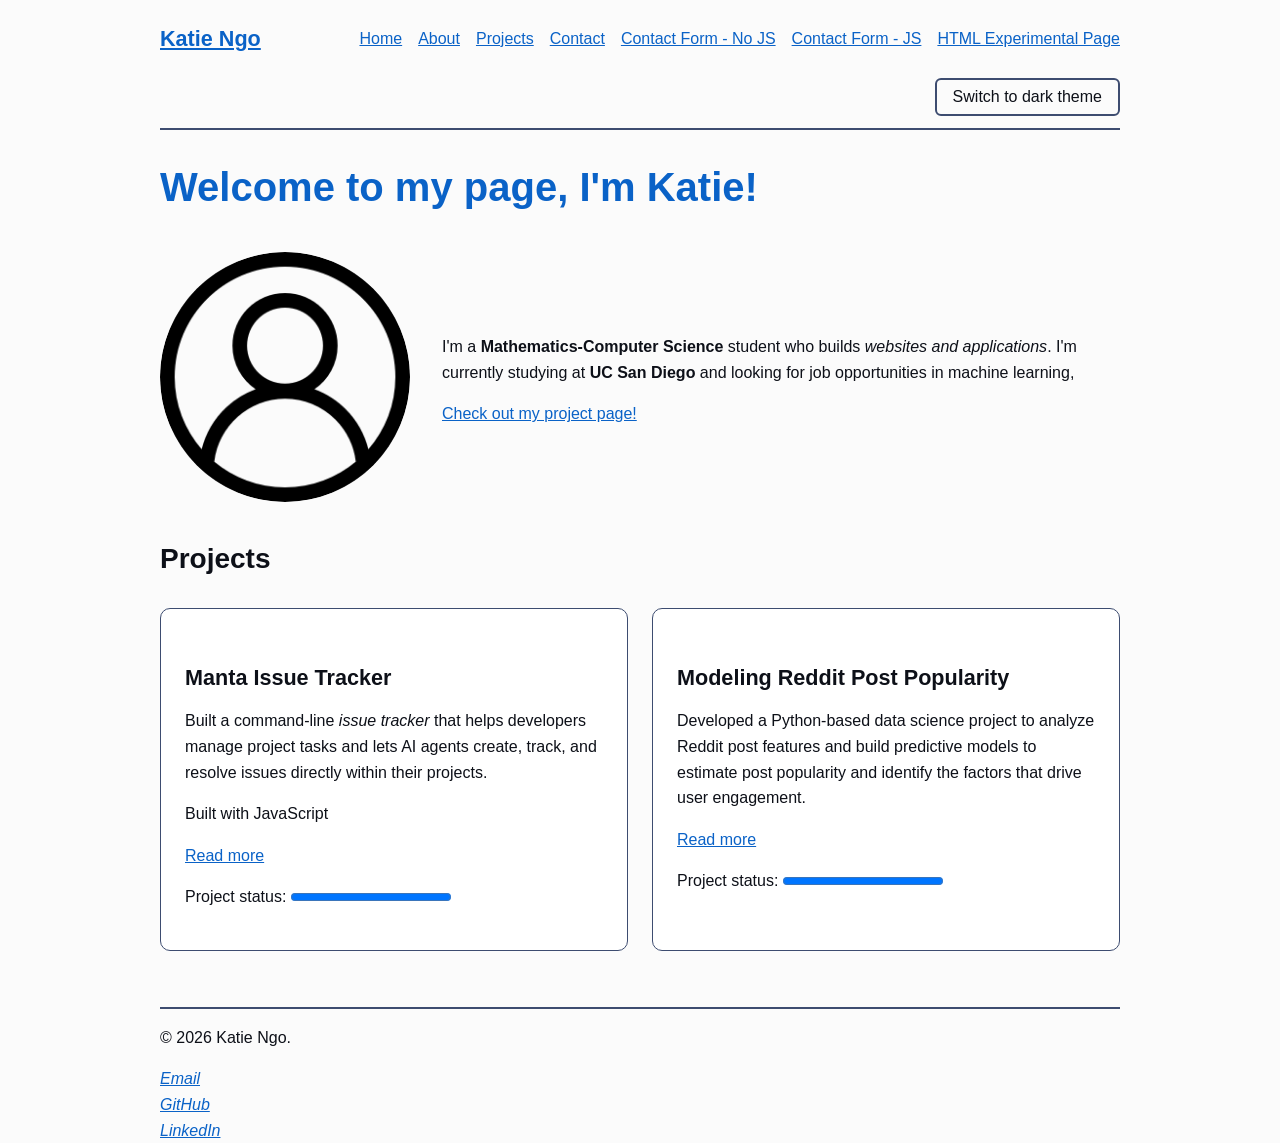
<file: index.html>
<!DOCTYPE html>
<html lang="en">
<head>
   <meta charset="UTF-8">
   <meta name="viewport" content="width=device-width, initial-scale=1.0">
   <title>Katie Ngo's Portfolio</title>
   <link rel="icon" href="images/user-icon.png">
   <link rel="stylesheet" href="styles.css">
   <script src="theme.js"></script>
</head>
<body>
  <header>
    <p><a href="index.html">Katie Ngo</a></p>
    <nav>
      <ul>
        <li><a href="index.html">Home</a></li>
        <li><a href="about.html">About</a></li>
        <li><a href="projects.html">Projects</a></li>
        <li><a href="contact.html">Contact</a></li>
        <li><a href="form-no-js.html">Contact Form - No JS</a></li>
        <li><a href="form-with-js.html">Contact Form - JS</a></li>
        <li><a href="experiments.html">HTML Experimental Page</a></li>
      </ul>
    </nav>
    <button type="button" id="theme-toggle" class="theme-toggle" hidden>Switch to dark theme</button>
  </header>

  <main>
    <section class="hero">
      <h1 id="intro-title">Welcome to my page, I'm Katie!</h1>
      <picture>
        <source media="(min-width: 700px)" srcset="images/profile.png">
        <img src="images/profile.png" alt="Portrait of Katie Ngo" width="250" height="250">
      </picture>
      <div class="intro-text">
      <p>
        I'm a <strong>Mathematics-Computer Science</strong> student who builds
        <em>websites and applications</em>. I'm currently studying at <b>UC San Diego</b> and looking for job opportunities in machine learning, 
      </p>
      <p>
        <a href="projects.html">Check out my project page!</a>
      </p>
      </div>
    </section>

    <section class="card-grid">
      <h2>Projects</h2>
      <project-card>
        <h3>Manta Issue Tracker</h3>
        <p>Built a command-line <i>issue tracker</i> that helps developers manage project tasks and lets AI agents create, track, and resolve issues directly within their projects.</p>
         <p>Built with <span class="tech-stack">JavaScript</span></p>
        <p><a href="projects.html#project-one">Read more</a></p>
        <p>
          <label for="p1-progress">Project status:</label>
          <progress id="p1-progress" max="100" value="100">100% complete</progress>
        </p>
      </project-card>

      <project-card>
        <h3>Modeling Reddit Post Popularity</h3>
        <p>Developed a Python-based data science project to analyze Reddit post features and build predictive models to estimate post popularity and identify the factors that drive user engagement.</p>
        <p><a href="projects.html#project-two">Read more</a></p>
        <p>
          <label for="p2-progress">Project status:</label>
          <progress id="p2-progress" max="100" value="100">100% complete</progress>
        </p>
      </project-card>
    </section>

    <hello-world></hello-world>
    <noscript>
      <p>JavaScript is currently turned off.</p>
    </noscript>

    <script src="hello-world.js" defer></script>

  </main>

  <footer>
    <p>&copy; 2026 Katie Ngo.</p>
    <address>
      <a href="mailto:katieeengooo@gmail.com">Email</a><br>
      <a href="https://github.com/kttngo">GitHub</a><br>
      <a href="https://www.linkedin.com/in/katieengo">LinkedIn</a>
    </address>
  </footer>
</body>
</html>
</file>
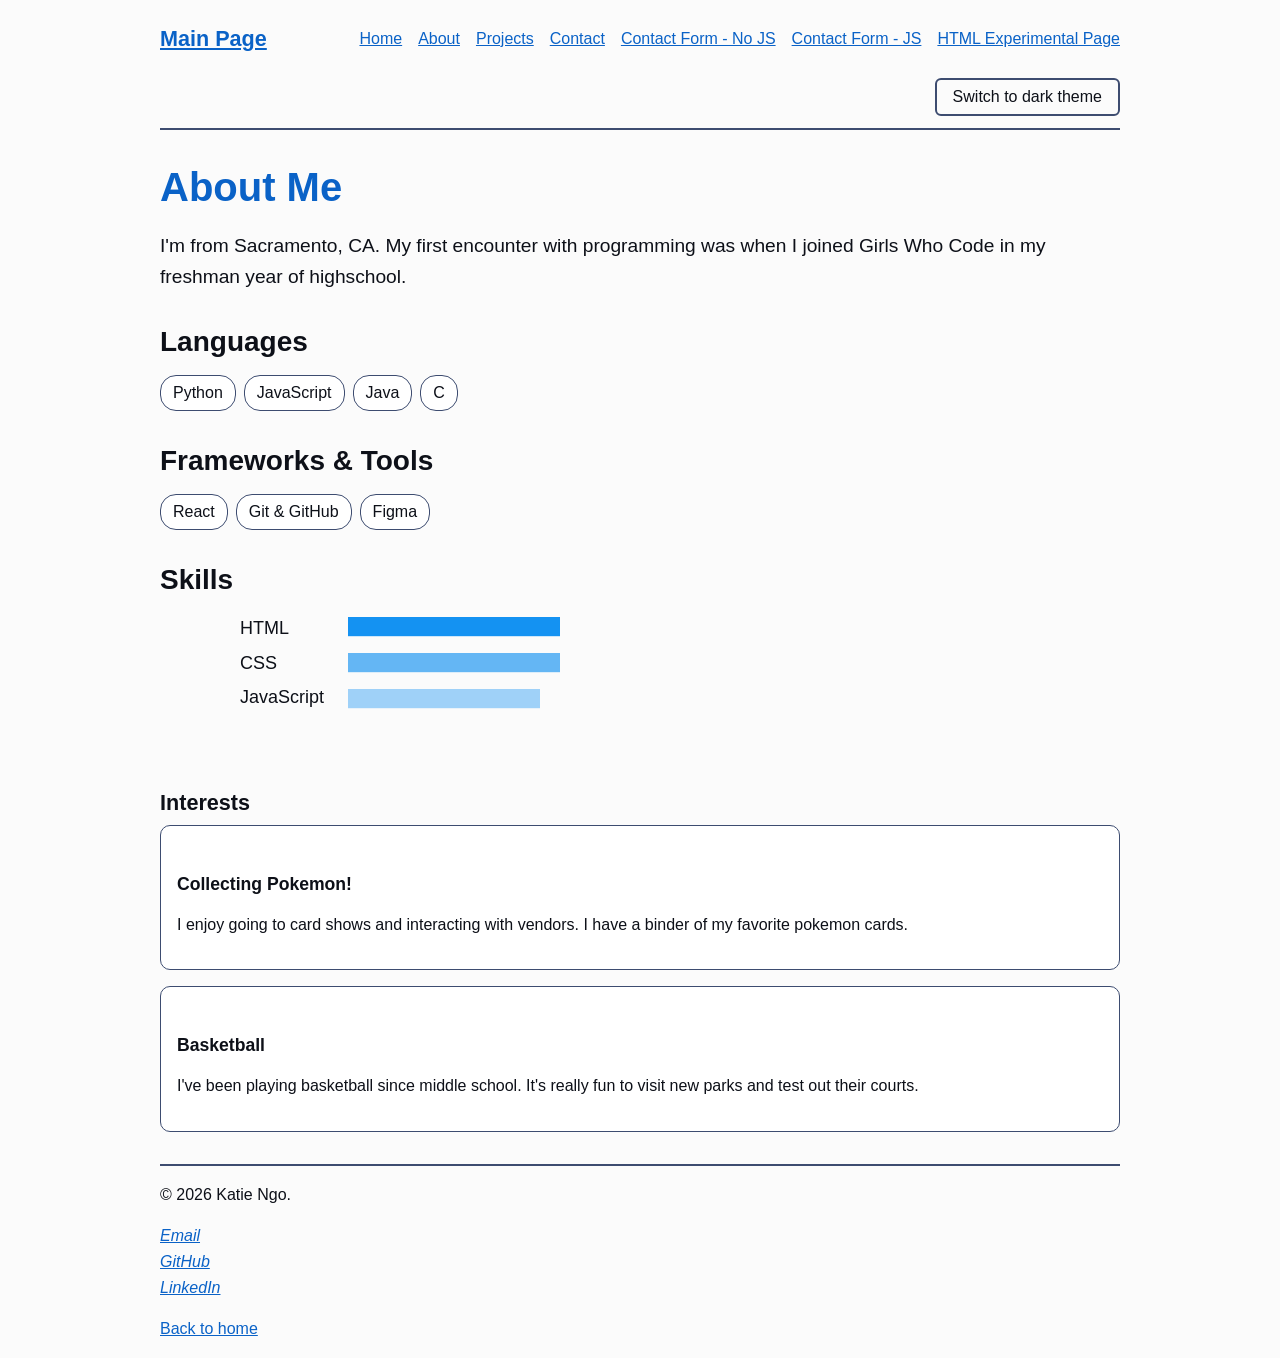
<file: about.html>
<!DOCTYPE html>
<html lang="en">
<head>
   <meta charset="UTF-8">
   <meta name="viewport" content="width=device-width, initial-scale=1.0">
   <meta name="description" content="Background, skills, and experience.">
   <title>About</title>
   <link rel="icon" href="images/user-icon.png">
   <link rel="stylesheet" href="styles.css">
   <script src="theme.js"></script>
</head>
<body>
	<header>
		<p><a href="index.html">Main Page</a></p>
	<nav>
      <ul>
        <li><a href="index.html">Home</a></li>
        <li><a href="about.html">About</a></li>
        <li><a href="projects.html">Projects</a></li>
        <li><a href="contact.html">Contact</a></li>
        <li><a href="form-no-js.html">Contact Form - No JS</a></li>
        <li><a href="form-with-js.html">Contact Form - JS</a></li>
		  <li><a href="experiments.html">HTML Experimental Page</a></li>
      </ul>
    </nav>
    <button type="button" id="theme-toggle" class="theme-toggle" hidden>Switch to dark theme</button>
    </header>
    <main>
        <h1>About Me</h1>
			<p>I'm from Sacramento, CA. My first encounter with programming was when I joined Girls Who Code in my freshman year of highschool.</p>

    <section>
		<h2>Languages</h2>
      <ul class="tags">
        <li>Python</li>
        <li>JavaScript</li>
        <li>Java</li>
		  <li>C</li>
      </ul>

      <h2>Frameworks & Tools</h2>
      <ul class="tags">
		  <li>React</li>
        <li>Git & GitHub</li>
        <li>Figma</li>
      </ul>

      <h2>Skills</h2>

      <svg class="skills-chart" width="400" height="120" viewBox="0 0 200 100" role="img">
        <title>Bar chart of my experience with HTML, CSS, and JS.</title>
        <text x="0" y="24" font-family="sans-serif" font-size="15">HTML</text>
        <rect x="90" y="10" width="200" height="16" fill="#1492f2"/>
        <text x="0" y="53" font-family="sans-serif" font-size="15">CSS</text>
        <rect x="90" y="40" width="190" height="16" fill="#1492f2" opacity="0.65"/>
        <text x="0" y="82" font-family="sans-serif" font-size="15">JavaScript</text>
        <rect x="90" y="70" width="160" height="16" fill="#1492f2" opacity="0.4"/>
      </svg>
    </section>

    <section>
		<br>
      <h3>Interests</h3>
      <article>
        <h4>Collecting Pokemon!</h4>
        <p>I enjoy going to card shows and interacting with vendors. I have a binder of my favorite pokemon cards.</p>
      </article>
      <article>
        <h4>Basketball</h4>
        <p>I've been playing basketball since middle school. It's really fun to visit new parks and test out their courts.</p>
      </article>
    </section>

	 <hello-world></hello-world>
  </main>

  <footer>
    <p>&copy; 2026 Katie Ngo.</p>
    <address>
      <a href="mailto:katieeengooo@gmail.com">Email</a><br>
      <a href="https://github.com/kttngo">GitHub</a><br>
      <a href="https://www.linkedin.com/in/katieengo">LinkedIn</a>
    </address>
    <p><a href="index.html">Back to home</a></p>
  </footer>
</body>
</html>
</file>
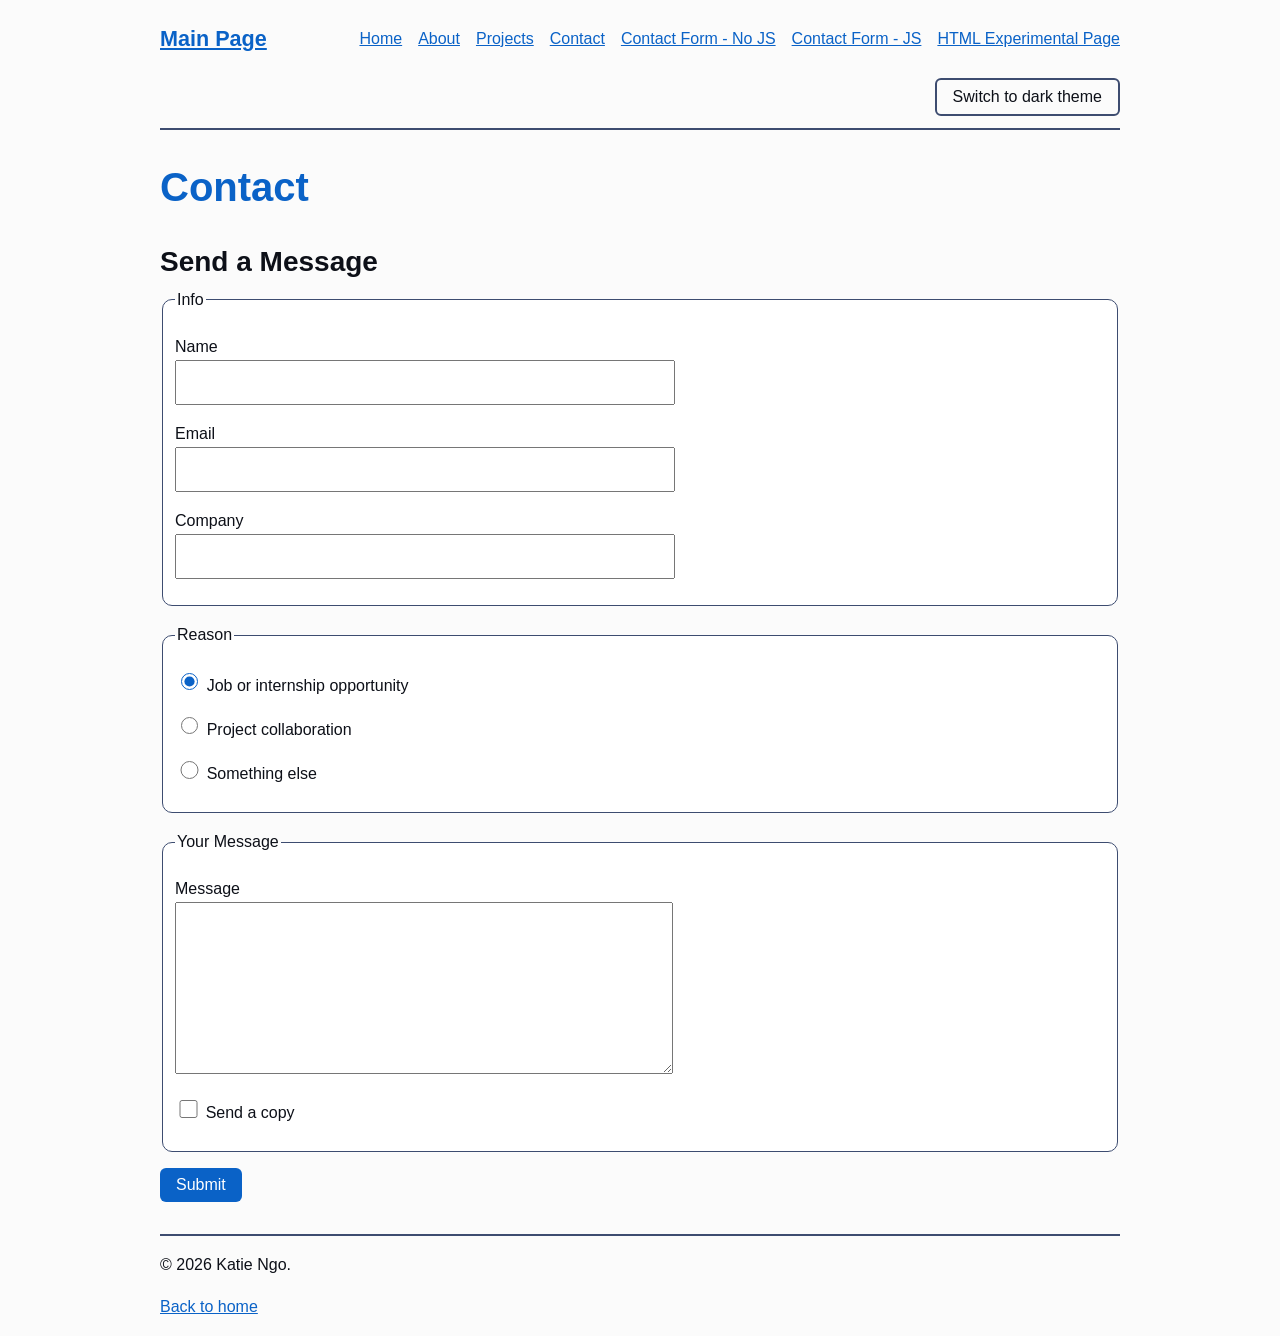
<file: contact.html>
<!DOCTYPE html>
<html lang="en">
<head>
  <meta charset="UTF-8">
  <meta name="viewport" content="width=device-width, initial-scale=1">
  <meta name="description" content="Contact me if you have any questions">
  <title>Contact</title>
  <link rel="icon" href="images/user-icon.png">
  <link rel="stylesheet" href="styles.css">
  <script src="theme.js"></script>
</head>
<body>
  <header>
    <p><a href="index.html">Main Page</a></p>
    <nav>
      <ul>
        <li><a href="index.html">Home</a></li>
        <li><a href="about.html">About</a></li>
        <li><a href="projects.html">Projects</a></li>
        <li><a href="contact.html">Contact</a></li>
        <li><a href="form-no-js.html">Contact Form - No JS</a></li>
        <li><a href="form-with-js.html">Contact Form - JS</a></li>
        <li><a href="experiments.html">HTML Experimental Page</a></li>
      </ul>
    </nav>
    <button type="button" id="theme-toggle" class="theme-toggle" hidden>Switch to dark theme</button>
  </header>

  <main>
    <h1>Contact</h1>

    <section>
      <h2>Send a Message</h2>
      <form>
        <fieldset>
          <legend>Info</legend>
          <p>
            <label for="name">Name</label><br>
            <input type="text" id="name" name="name" autocomplete="name" required>
          </p>
          <p>
            <label for="email">Email</label><br>
            <input type="email" id="email" name="email" autocomplete="email" required>
          </p>
          <p>
            <label for="company">Company</label><br>
            <input type="text" id="company" name="company" autocomplete="organization">
          </p>
        </fieldset>

        <fieldset>
          <legend>Reason</legend>
          <p>
            <input type="radio" id="reason-job" name="reason" value="job" checked>
            <label for="reason-job">Job or internship opportunity</label>
          </p>
          <p>
            <input type="radio" id="reason-collab" name="reason" value="collaboration">
            <label for="reason-collab">Project collaboration</label>
          </p>
          <p>
            <input type="radio" id="reason-other" name="reason" value="other">
            <label for="reason-other">Something else</label>
          </p>
        </fieldset>

        <fieldset>
          <legend>Your Message</legend>
          <p>
            <label for="message">Message</label><br>
            <textarea id="message" name="message" rows="6" cols="40" required></textarea>
          </p>
          <p>
            <input type="checkbox" id="copy" name="copy" value="yes">
            <label for="copy">Send a copy</label>
          </p>
        </fieldset>

        <p><button type="submit">Submit</button></p>
      </form>
    </section>
    <hello-world></hello-world>
  </main>

  <footer>
    <p>&copy; 2026 Katie Ngo.</p>
    <p><a href="index.html">Back to home</a></p>
  </footer>
</body>
</html>
</file>
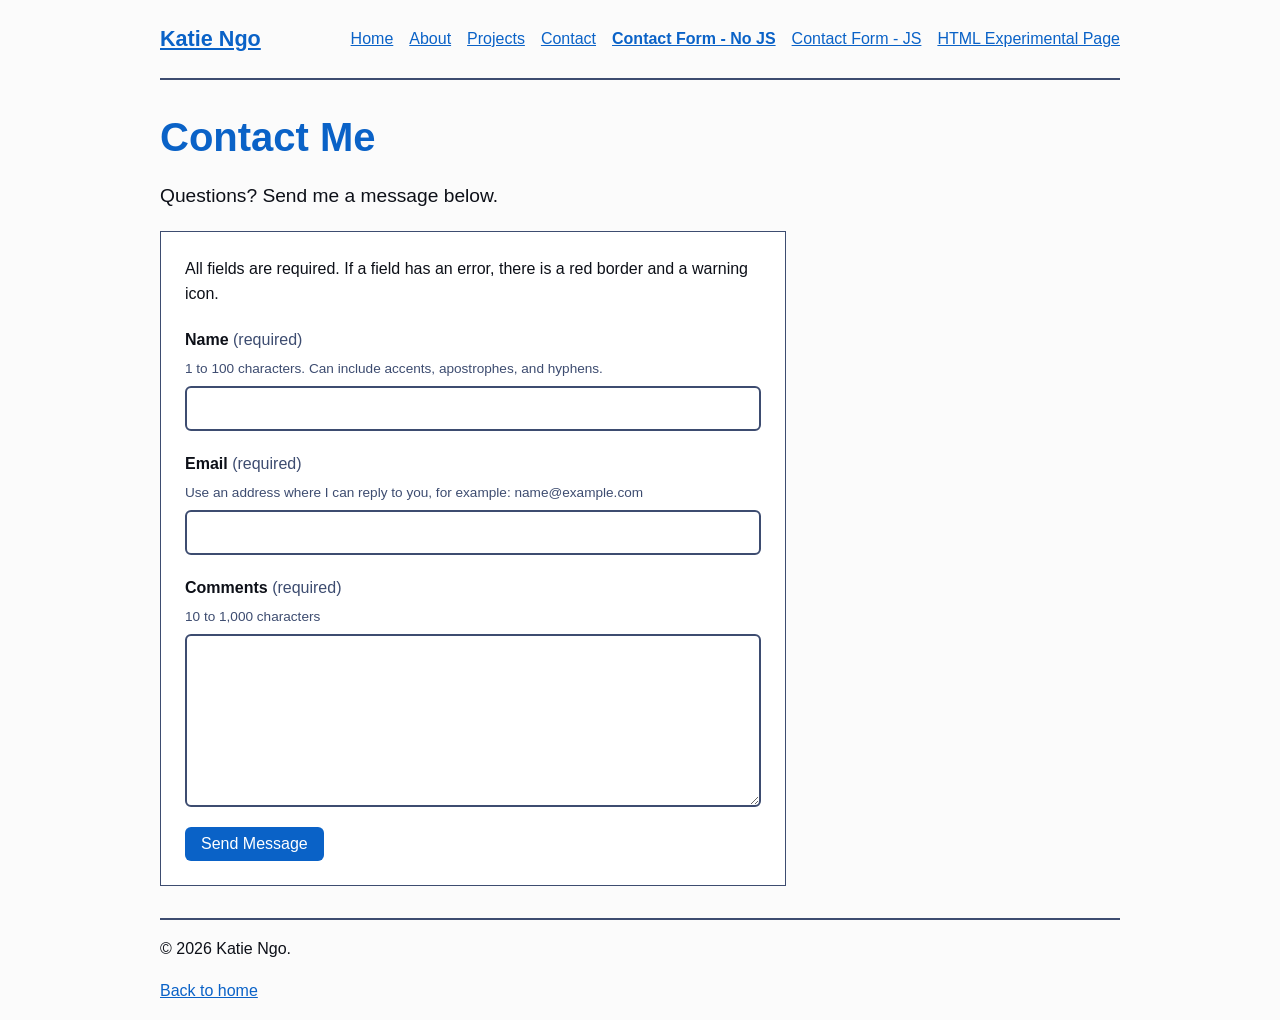
<file: form-no-js.html>
<!DOCTYPE html>
<html lang="en">
<head>
    <meta charset="UTF-8">
    <meta name="viewport" content="width=device-width, initial-scale=1.0">
    <meta name="description" content="Contact Form for Katie Ngo that does not use JS">
    <title>Contact Form</title>
    <link rel="icon" href="images/user-icon.png">
    <link rel="stylesheet" href="styles.css">
</head>
<body>
    <header>
        <p><a href="index.html">Katie Ngo</a></p>
        <nav>
            <ul>
                <li><a href="index.html">Home</a></li>
                <li><a href="about.html">About</a></li>
                <li><a href="projects.html">Projects</a></li>
                <li><a href="contact.html">Contact</a></li>
                <li><a href="form-no-js.html" aria-current="page">Contact Form - No JS</a></li>
                <li><a href="form-with-js.html">Contact Form - JS</a></li>
                <li><a href="experiments.html">HTML Experimental Page</a></li>
            </ul>
        </nav>
    </header>
    
    <main>
        <h1>Contact Me</h1>
        <p>Questions? Send me a message below.</p>

        <form class="contact-form" action="https://httpbin.org/post" method="post">
            <p class="form-instructions">All fields are required. If a field has an error, there is a red border and a warning icon.</p>
            <div class="form-field">
                <label for="name">Name <span class="required-marker">(required)</span></label>
                <p id="name-hint" class="form-hint">1 to 100 characters. Can include accents, apostrophes, and hyphens.</p>
                <input type="text" id="name" name="name" autocomplete="name" aria-describedby="name-hint" required minlength="1" maxlength="100">
            </div>

            <div class="form-field">
                <label for="email">Email <span class="required-marker">(required)</span></label>
                <p id="email-hint" class="form-hint">Use an address where I can reply to you, for example: name@example.com</p>
                <input type="email" id="email" name="email" autocomplete="email" aria-describedby="email-hint" required>
            </div>

            <div class="form-field">
                <label for="comments">Comments <span class="required-marker">(required)</span></label>
                <p id="comments-hint" class="form-hint">10 to 1,000 characters</p>
                <textarea id="comments" name="comments" rows="6" aria-describedby="comments-hint" required minlength="10" maxlength="1000"></textarea>
            </div>

            <input type="hidden" name="possible_bot" value="true">

            <div>
                <button type="submit">Send Message</button>
            </div>
        </form>
    </main>

    <footer>
        <p>&copy; 2026 Katie Ngo.</p>
        <p><a href="index.html">Back to home</a></p>
    </footer>
</body>
</html>
</file>
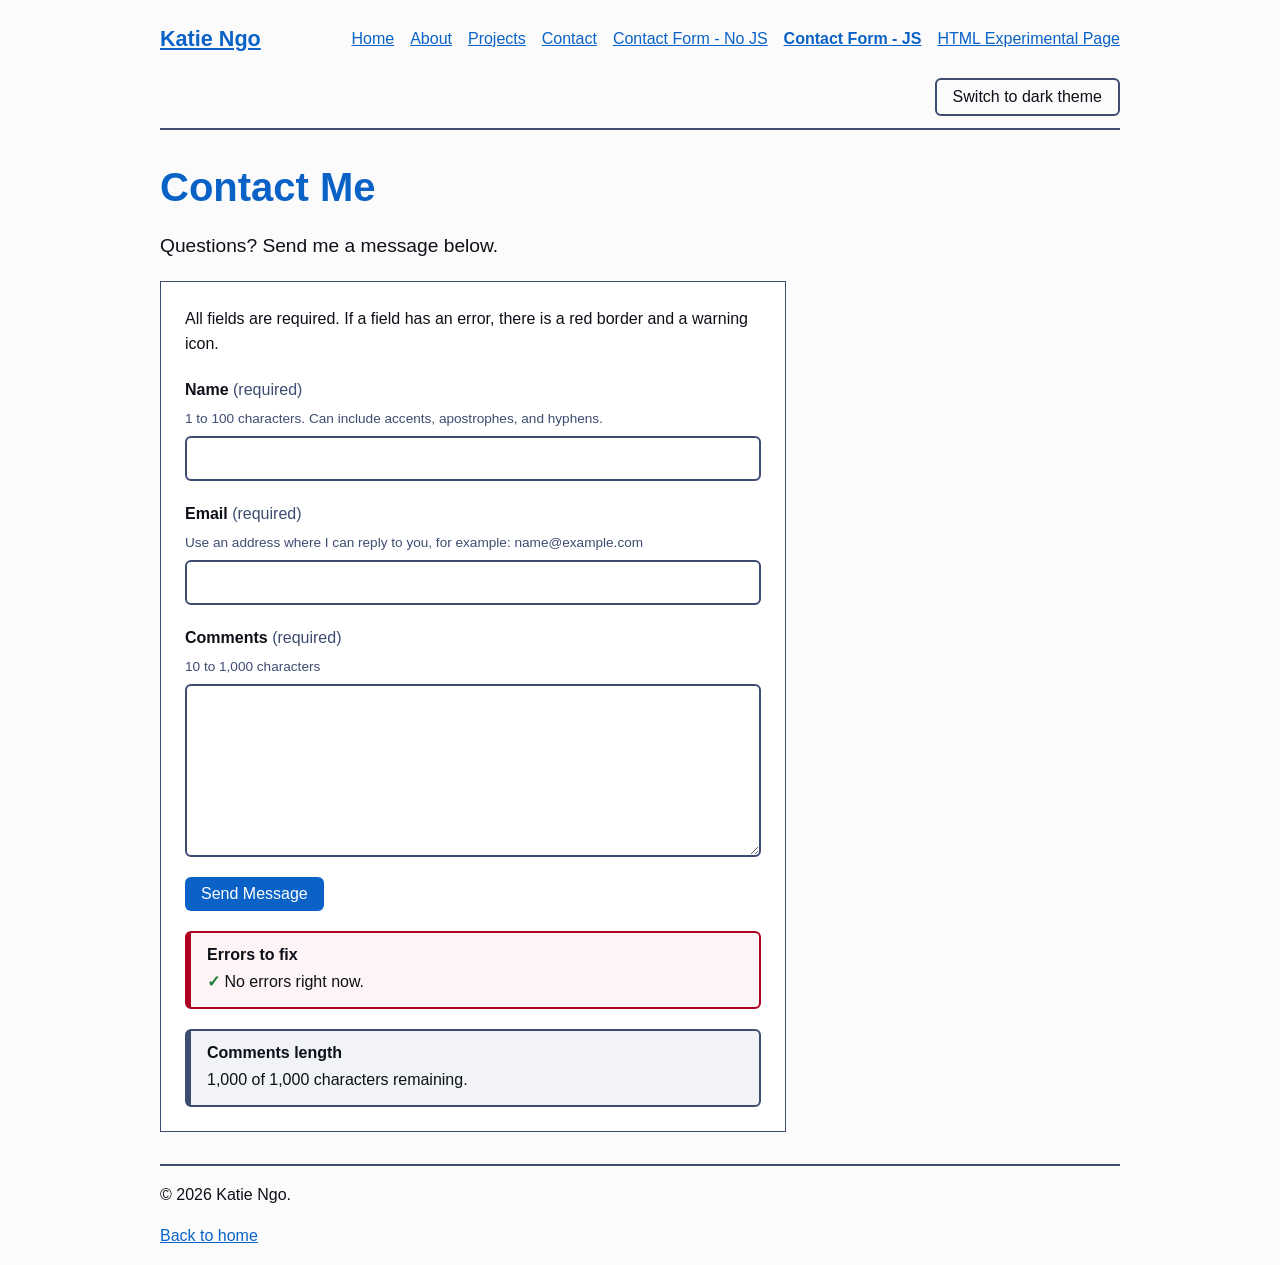
<file: form-with-js.html>
<!DOCTYPE html>
<html lang="en">
<head>
    <meta charset="UTF-8">
    <meta name="viewport" content="width=device-width, initial-scale=1.0">
    <meta name="description" content="Contact Form for Katie Ngo that uses JS">
    <title>Contact Form</title>
    <link rel="icon" href="images/user-icon.png">
    <link rel="stylesheet" href="styles.css">
    <script src="form.js" defer></script>
    <script src="theme.js"></script>
</head>
<body>
    <header>
        <p><a href="index.html">Katie Ngo</a></p>
        <nav>
            <ul>
                <li><a href="index.html">Home</a></li>
                <li><a href="about.html">About</a></li>
                <li><a href="projects.html">Projects</a></li>
                <li><a href="contact.html">Contact</a></li>
                <li><a href="form-no-js.html">Contact Form - No JS</a></li>
                <li><a href="form-with-js.html" aria-current="page">Contact Form - JS</a></li>
                <li><a href="experiments.html">HTML Experimental Page</a></li>
            </ul>
        </nav>
        <button type="button" id="theme-toggle" class="theme-toggle" hidden>Switch to dark theme</button>
    </header>
    
    <main>
        <h1>Contact Me</h1>
        <p>Questions? Send me a message below.</p>

        <form id="contact-form" class="contact-form" action="https://httpbin.org/post" method="post">
            <p class="form-instructions">All fields are required. If a field has an error, there is a red border and a warning icon.</p>
            <div class="form-field">
                <label for="name">Name <span class="required-marker">(required)</span></label>
                <p id="name-hint" class="form-hint">1 to 100 characters. Can include accents, apostrophes, and hyphens.</p>
                <input type="text" id="name" name="name" autocomplete="name" aria-describedby="name-hint" required minlength="1" maxlength="100">
            </div>

            <div class="form-field">
                <label for="email">Email <span class="required-marker">(required)</span></label>
                <p id="email-hint" class="form-hint">Use an address where I can reply to you, for example: name@example.com</p>
                <input type="email" id="email" name="email" autocomplete="email" aria-describedby="email-hint" required>
            </div>

            <div class="form-field">
                <label for="comments">Comments <span class="required-marker">(required)</span></label>
                <p id="comments-hint" class="form-hint">10 to 1,000 characters</p>
                <textarea id="comments" name="comments" rows="6" aria-describedby="comments-hint" required minlength="10" maxlength="1000"></textarea>
            </div>

            <input type="hidden" name="possible_bot" value="true">

            <input type="hidden" id="form-errors-field" name="form-errors" value="">

            <div>
                <button type="submit">Send Message</button>
            </div>

            <section id="error-area" class="form-message error-message" aria-labelledby="error-title" hidden>
                <h2 id="error-title" class="form-message-title">Errors to fix</h2>
                <div aria-live="polite">
                    <p id="no-errors" class="no-errors">No errors right now.</p>
                    <p id="name-error" class="field-error" hidden></p>
                    <p id="email-error" class="field-error" hidden></p>
                    <p id="comments-error" class="field-error" hidden></p>
                </div>
            </section>

            <section id="info-area" class="form-message info-message" aria-labelledby="info-title" data-state="ok" hidden>
                <h2 id="info-title" class="form-message-title">Comments length</h2>
                <p id="char-count">1,000 of 1,000 characters remaining.</p>
                <p id="char-warning" class="char-warning" aria-live="polite"></p>
            </section>
        </form>
    </main>

    <footer>
        <p>&copy; 2026 Katie Ngo.</p>
        <p><a href="index.html">Back to home</a></p>
    </footer>
</body>
</html>
</file>
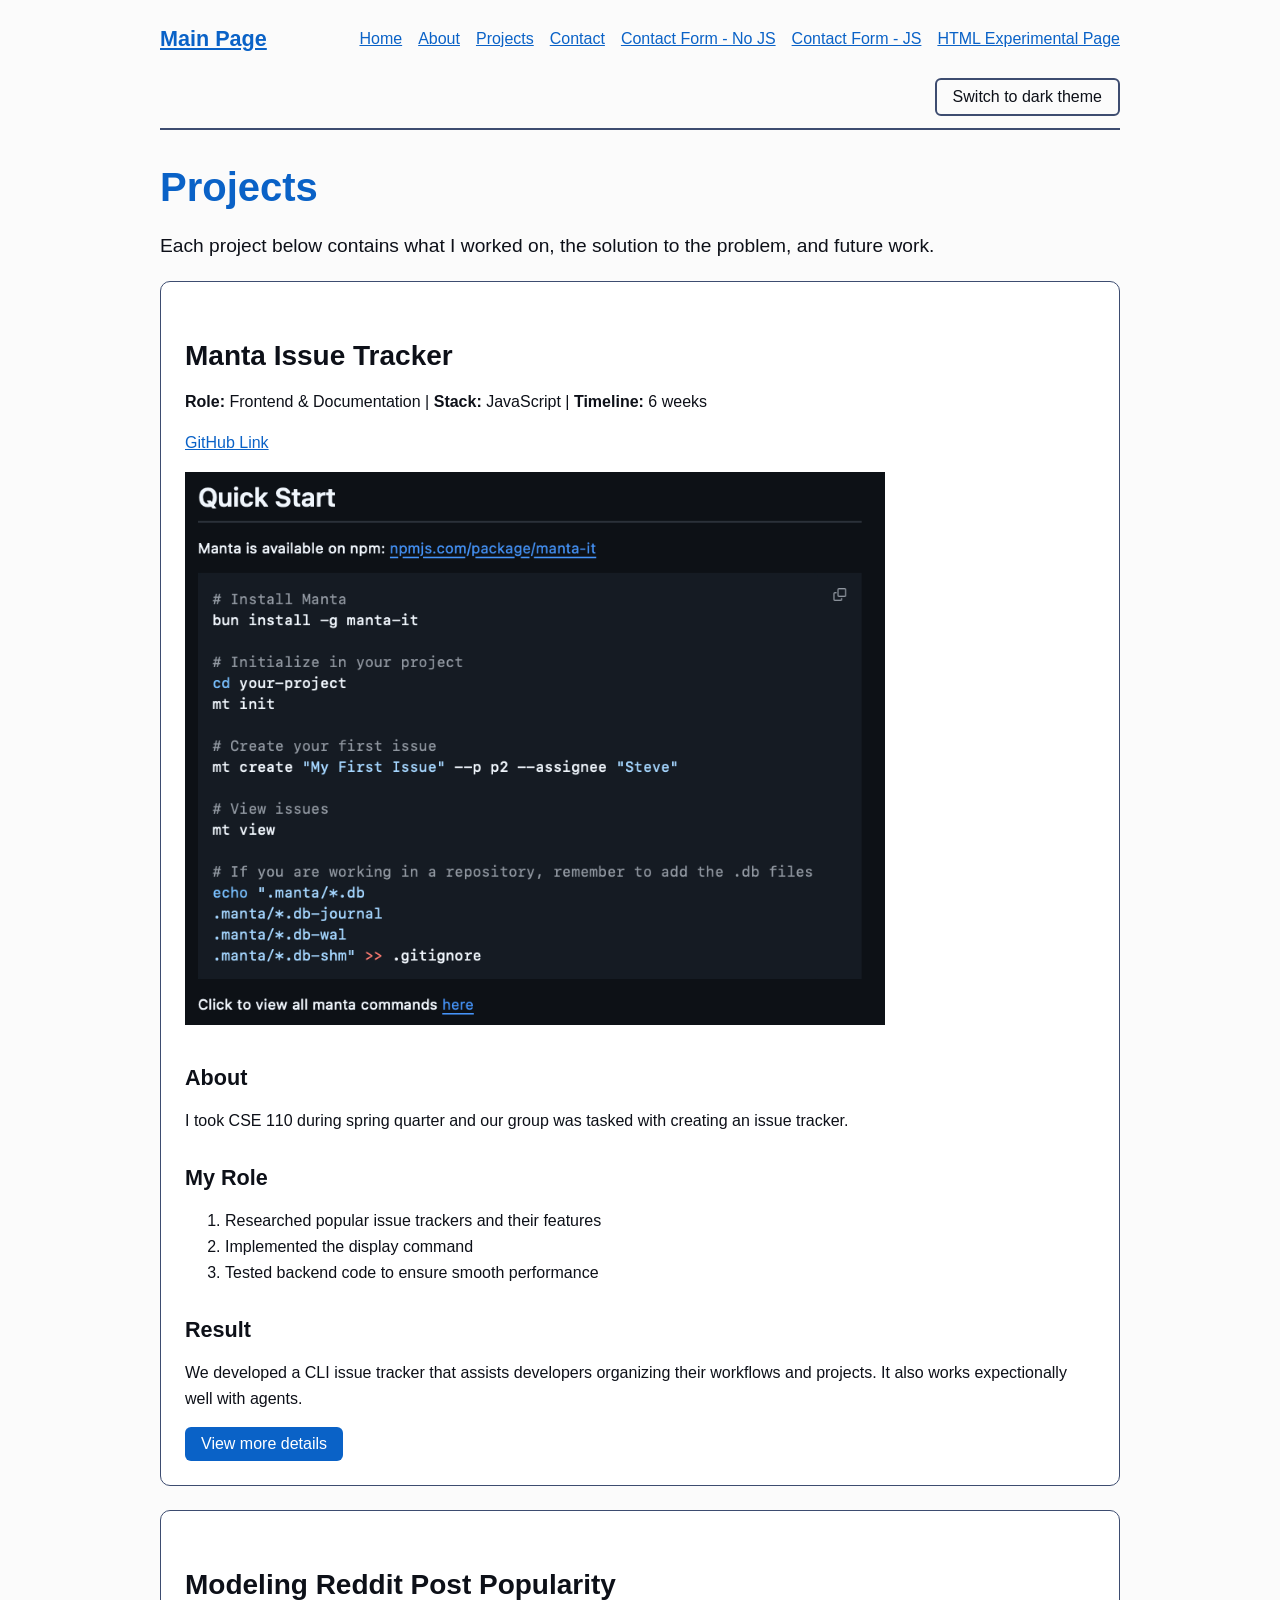
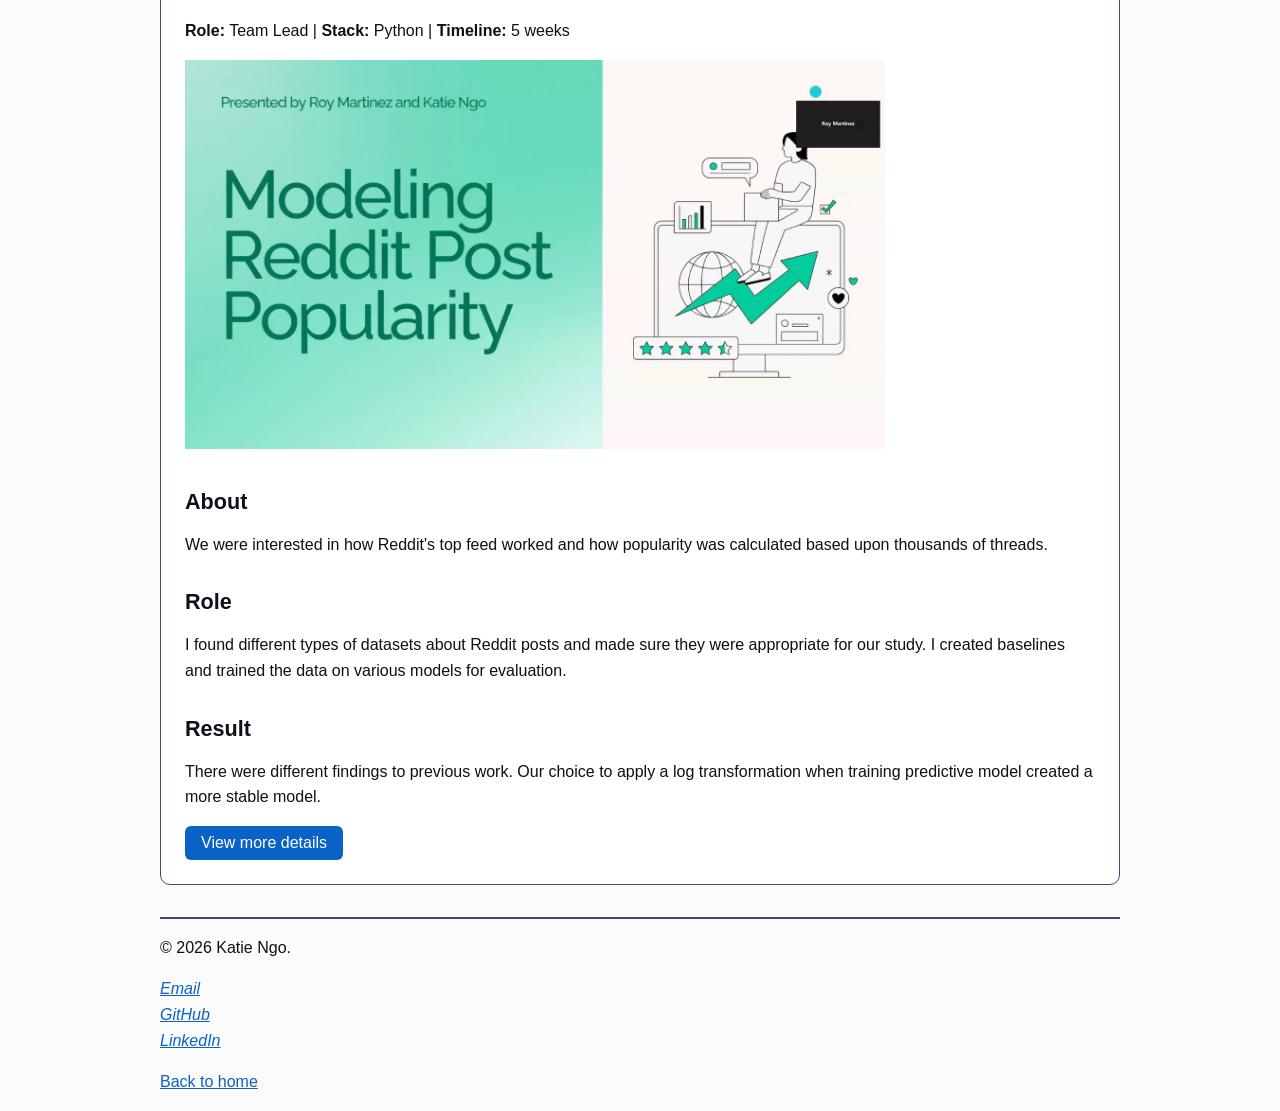
<file: projects.html>
<!DOCTYPE html>
<html lang="en">
<head>
  <meta charset="UTF-8">
  <meta name="viewport" content="width=device-width, initial-scale=1">
  <meta name="description" content="Projects by Katie Ngo">
  <title>Projects</title>
  <link rel="icon" href="images/user-icon.png">
  <link rel="stylesheet" href="styles.css">
  <script src="theme.js"></script>
</head>
<body>
  <header>
    <p><a href="index.html">Main Page</a></p>
    <nav>
      <ul>
        <li><a href="index.html">Home</a></li>
        <li><a href="about.html">About</a></li>
        <li><a href="projects.html">Projects</a></li>
        <li><a href="contact.html">Contact</a></li>
        <li><a href="form-no-js.html">Contact Form - No JS</a></li>
        <li><a href="form-with-js.html">Contact Form - JS</a></li>
        <li><a href="experiments.html">HTML Experimental Page</a></li>
      </ul>
    </nav>
    <button type="button" id="theme-toggle" class="theme-toggle" hidden>Switch to dark theme</button>
  </header>

  <main>
    <h1>Projects</h1>
    <p>
      Each project below contains what I worked on, the solution to the problem, and future work.
    </p>

    <project-card>
      <article id="project-one">
        <h2>Manta Issue Tracker</h2>
        <p><b>Role:</b> Frontend & Documentation | <b>Stack:</b> JavaScript | <b>Timeline:</b> 6 weeks</p>
        <p>
          <a href="https://github.com/cse110-sp26-group03/group03-AI-Slot-Machine">GitHub Link</a>
        </p>
        <img src="images/manta.png" alt="Image of basic Manta commands" width="700" height="350">

        <section>
          <h3>About</h3>
          <p>I took CSE 110 during spring quarter and our group was tasked with creating an issue tracker. </p>
        </section>

        <section>
          <h3>My Role</h3>
          <ol>
            <li>Researched popular issue trackers and their features</li>
            <li>Implemented the display command</li>
            <li>Tested backend code to ensure smooth performance</li>
          </ol>
        </section>

        <section>
          <h3>Result</h3>
          <p>We developed a CLI issue tracker that assists developers organizing their workflows and projects. It also works expectionally well with agents.</p>
        </section>

        <button type="button">View more details</button>
      </article>
    </project-card>

    <project-card>
      <article id="project-two">
        <h2>Modeling Reddit Post Popularity</h2>
        <p><b>Role:</b> Team Lead | <b>Stack:</b> Python | <b>Timeline:</b> 5 weeks</p>
        <img src="images/reddit.png" alt="Image of our project video showcase" width="700" height="350">

        <section>
          <h3>About</h3>
          <p>We were interested in how Reddit's top feed worked and how popularity was calculated based upon thousands of threads.</p>
        </section>

        <section>
          <h3>Role</h3>
          <p>I found different types of datasets about Reddit posts and made sure they were appropriate for our study. I created baselines and trained the data on various models for evaluation.</p>
        </section>

        <section>
          <h3>Result</h3>
          <p>There were different findings to previous work. Our choice to apply a log transformation when training predictive model created a more stable model.</p>
        </section>

        <button type="button">View more details</button>
      </article>
    </project-card>

    <hello-world></hello-world>

    <dialog id="details-dialog">
      <h2>Technical Details</h2>
      <p>Additional notes</p>
      <button type="button">Close</button>
    </dialog>
  </main>

  <footer>
    <p>&copy; 2026 Katie Ngo.</p>
    <address>
      <a href="mailto:katieeengooo@gmail.com">Email</a><br>
      <a href="https://github.com/kttngo">GitHub</a><br>
      <a href="https://www.linkedin.com/in/katieengo">LinkedIn</a>
    </address>
    <p><a href="index.html">Back to home</a></p>
  </footer>
</body>
</html>
</file>
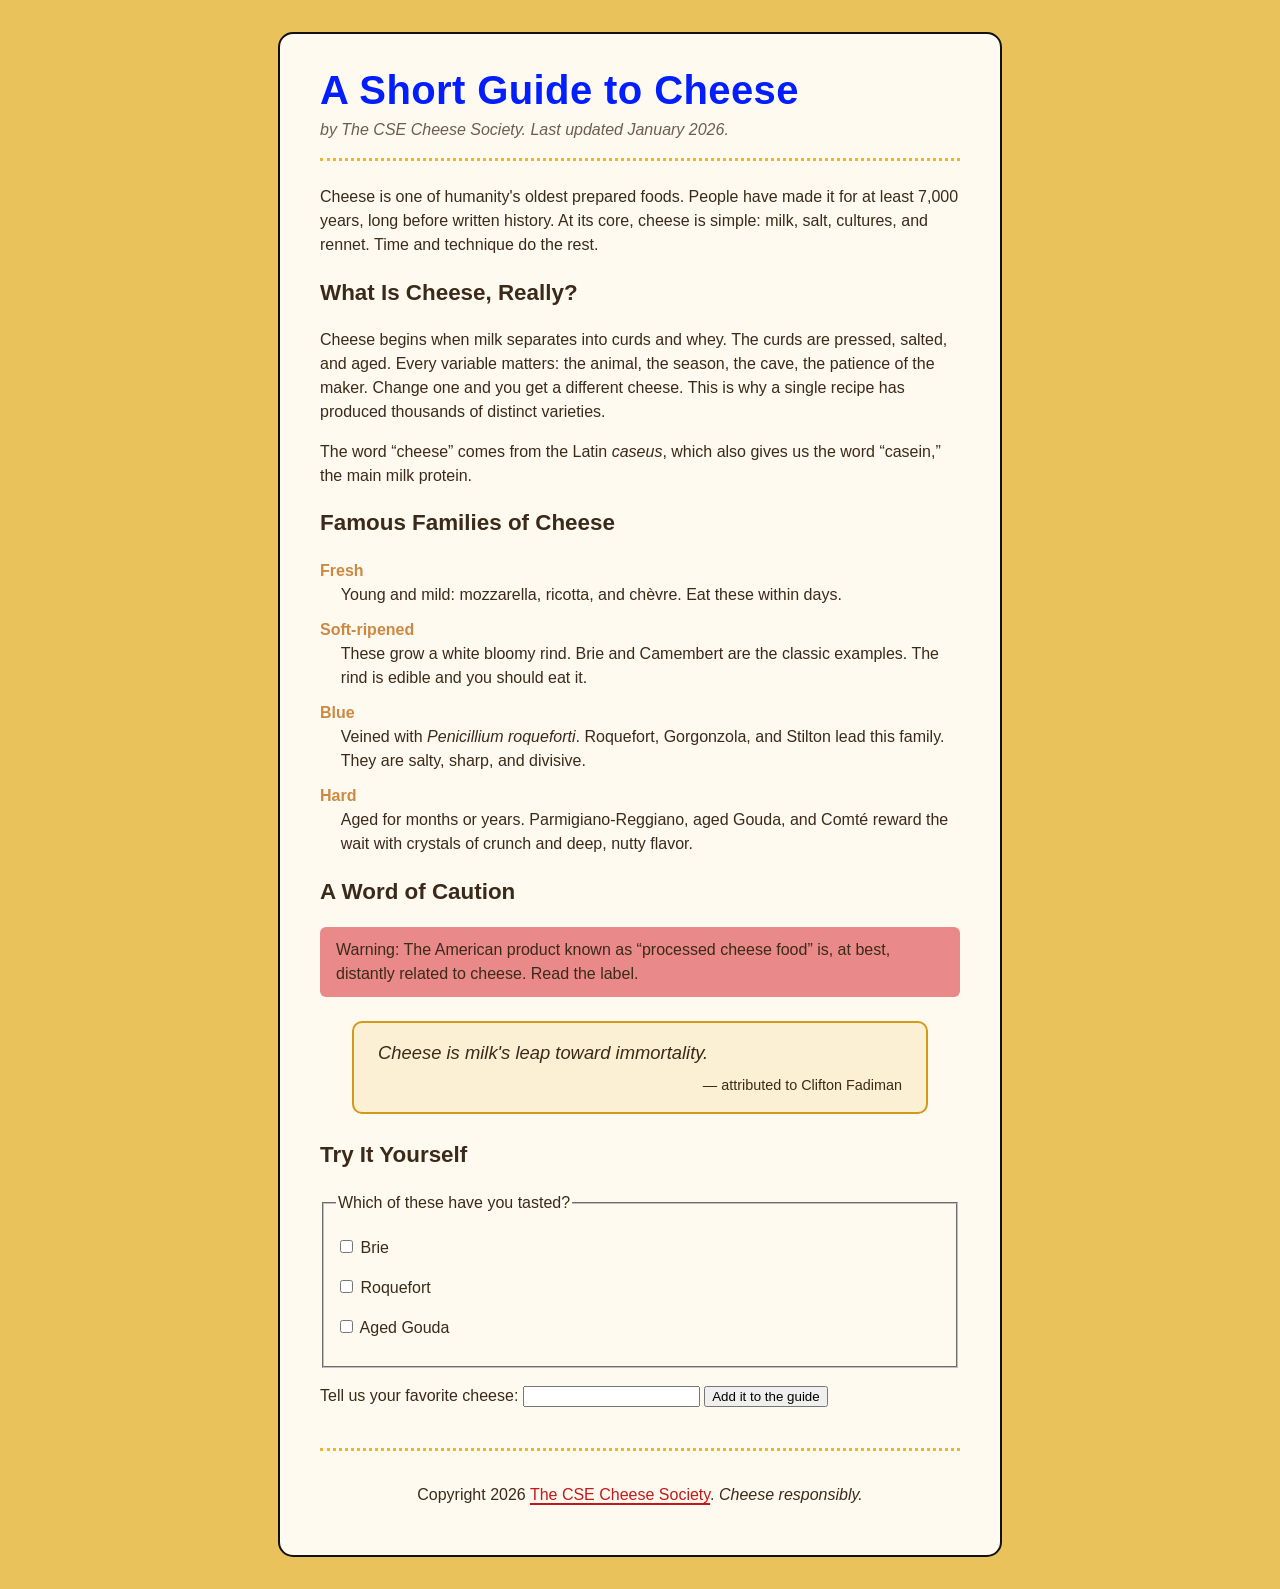
<file: part1/cheese.html>
<!DOCTYPE html>
<html lang="en">
<head>
  <meta charset="UTF-8">
  <meta name="viewport" content="width=device-width, initial-scale=1">
  <title>A Short Guide to Cheese</title>
  <link rel="stylesheet" href="cheese.css">
</head>
<body>
  <header>
    <h1>A Short Guide to Cheese</h1>
    <p>by The CSE Cheese Society. Last updated <time datetime="2026-01">January 2026</time>.</p>
  </header>

  <main>
    <article>
      <p>Cheese is one of humanity's oldest prepared foods. People have made
      it for at least 7,000 years, long before written history. At its core,
      cheese is simple: milk, salt, cultures, and rennet. Time and technique
      do the rest.</p>

      <section>
        <h2>What Is Cheese, Really?</h2>
        <p>Cheese begins when milk separates into curds and whey. The curds
        are pressed, salted, and aged. Every variable matters: the animal,
        the season, the cave, the patience of the maker. Change one and you
        get a different cheese. This is why a single recipe has produced
        thousands of distinct varieties.</p>
        <p>The word <q>cheese</q> comes from the Latin
        <span class="latin" lang="la">caseus</span>, which also gives us the word
        <q>casein,</q> the main milk protein.</p>
      </section>

      <section>
        <h2>Famous Families of Cheese</h2>

        <dl>
          <dt>Fresh</dt>
          <dd>Young and mild: mozzarella, ricotta, and
          <span lang="fr">chèvre</span>. Eat these within days.</dd>

          <dt>Soft-ripened</dt>
          <dd>These grow a white bloomy rind. Brie and Camembert are the
          classic examples. The rind is edible and you should eat it.</dd>

          <dt>Blue</dt>
          <dd>Veined with <span class="latin" lang="la">Penicillium
          roqueforti</span>. Roquefort, Gorgonzola, and Stilton lead this
          family. They are salty, sharp, and divisive.</dd>

          <dt>Hard</dt>
          <dd>Aged for months or years. Parmigiano-Reggiano, aged Gouda,
          and <span lang="fr">Comté</span> reward the wait with crystals
          of crunch and deep, nutty flavor.</dd>
        </dl>
      </section>

      <section>
        <h2>A Word of Caution</h2>
        <p id="warning">Warning: The American product known as
        <q>processed cheese food</q> is, at best, distantly related to
        cheese. Read the label.</p>

        <blockquote>
          <p>Cheese is milk's leap toward immortality.</p>
          <footer>— attributed to Clifton Fadiman</footer>
        </blockquote>
      </section>

      <section>
        <h2>Try It Yourself</h2>
        <form>
          <fieldset>
            <legend>Which of these have you tasted?</legend>
            <p><input type="checkbox" id="c-brie" name="tasted" value="brie">
               <label for="c-brie">Brie</label></p>
            <p><input type="checkbox" id="c-roquefort" name="tasted" value="roquefort">
               <label for="c-roquefort">Roquefort</label></p>
            <p><input type="checkbox" id="c-gouda" name="tasted" value="gouda">
               <label for="c-gouda">Aged Gouda</label></p>
          </fieldset>
          <p>
            <label for="fav">Tell us your favorite cheese:</label>
            <input type="text" id="fav" name="favorite">
            <button type="submit">Add it to the guide</button>
          </p>
        </form>
      </section>
    </article>
  </main>
  <footer>
    <p>Copyright 2026 <a href="https://example.com/cheese-society">The CSE
    Cheese Society</a>. <em>Cheese responsibly.</em></p>
  </footer>
</body>
</html>
</file>
<file: styles.css>
/* Hw #3 stylesheet for Katie Ngo's portfolio */

:root {
  color-scheme: light;

  --color-text: #0d1018;
  --color-bg: #fbfbfb;
  --color-surface: white;
  --color-accent: #0a62c7;
  --color-on-accent: white;
  --color-border: #3d4c70;
  --color-muted: #3d4c70;
  --color-focus: blue;

  --color-error: #ad0222;
  --color-error-bg: #fff4f5;
  --color-success: #1b7c37;
  --color-message-bg: #f1f3f7;
  --color-limit-bg: #ffefc2;
  --color-warning-border: #030303;
  --color-warning-bg: #fff8e6;
  --color-limit-bg: #ffefc2;
  --color-warning-text: #681c1c;

  --font-main: "Avenir Next", Avenir, "Segoe UI", sans-serif;
  --page-width: 60rem;
}

:root[data-theme="dark"] {
  color-scheme: dark;

  --color-text: #e8ecf4;
  --color-bg: #12151c;
  --color-surface: #1c212b;
  --color-accent: #7cb4ff;
  --color-on-accent: #0d1018;
  --color-border: #8f9bb8;
  --color-muted: #b4bdd0;
  --color-focus: #ffd166;

  --color-error: #f98787;
  --color-error-bg: #291418;
  --color-success: #6fd38f;
  --color-message-bg: #1c212b;
  --color-warning-border: #e0b556;
  --color-warning-bg: #55461f;
  --color-limit-bg: #6f5a14;
  --color-warning-text: #ffd166;
}

body {
  max-width: var(--page-width);
  margin: 0 auto;
  padding: 0 1rem;
  font-family: var(--font-main);
  font-size: 1rem;
  line-height: 1.6;
  color: var(--color-text);
  background-color: var(--color-bg);
}

img,
svg,
video,
canvas {
  max-width: 100%;
  height: auto;
}

h1,
h2,
h3,
h4 {
  line-height: 1.25;
  margin: 2rem 0 0.5rem;
}

h1 {
  font-size: 2.5rem;
  color: var(--color-accent);
}

h2 {
  font-size: 1.75rem;
}

h3 {
  font-size: 1.35rem;
}

h4 {
  font-size: 1.1rem;
}

/* Adjacent sibling: the introduction paragraph after h1 is larger */
h1 + p {
  font-size: 1.2rem;
}

a {
  color: var(--color-accent);
}

a:hover {
  color: var(--color-text);
  background-color: var(--color-accent);
}

a:focus,
button:focus,
input:focus,
textarea:focus {
  outline: 3px solid var(--color-focus);
  outline-offset: 2px;
}

header {
  display: flex;
  flex-wrap: wrap;
  justify-content: space-between;
  align-items: center;
  border-bottom: 2px solid var(--color-border);
}

/* Child combinator: this changes the font of the paragraph name inside the header */
header > p {
  font-size: 1.35rem;
  font-weight: bold;
}

nav ul {
  display: flex;
  flex-wrap: wrap;
  gap: 1rem;
  padding: 0;
  list-style: none;
}

/* Home page */
.hero {
  display: grid;
  grid-template-columns: 250px 1fr;
  gap: 2rem;
  align-items: center;
}

.hero h1 {
  grid-column: 1 / -1;
}

.hero img {
  border-radius: 50%;
}

.card-grid {
  display: grid;
  grid-template-columns: 1fr 1fr;
  gap: 1.5rem;
}

.card-grid h2 {
  grid-column: 1 / -1;
}

project-card {
  display: block;
  margin-bottom: 1.5rem;
  padding: 1.5rem;
  background-color: var(--color-surface);
  border: 1px solid var(--color-border);
  border-radius: 10px;
}

section > article {
  margin-bottom: 1rem;
  padding: 1rem;
  background-color: var(--color-surface);
  border: 1px solid var(--color-border);
  border-radius: 10px;
}

.tags {
  display: flex;
  flex-wrap: wrap;
  gap: 0.5rem;
  padding: 0;
  list-style: none;
}

.tags li {
  padding: 0.25em 0.75em;
  border: 1px solid var(--color-border);
  border-radius: 1em;
  background-color: var(--color-surface);
}

button {
  font-size: 1rem;
  padding: 0.5em 1em;
  color: var(--color-on-accent);
  background-color: var(--color-accent);
  border: none;
  border-radius: 6px;
  cursor: pointer;
}

button:hover {
  background-color: var(--color-text);
  color: var(--color-bg);
}

fieldset {
  margin-bottom: 1rem;
  border: 1px solid var(--color-border);
  border-radius: 10px;
  background-color: var(--color-surface);
}

/* Attribute selector: text fields fill the available width */
input[type="text"],
input[type="email"],
textarea {
  width: 90%;
  max-width: 30rem;
  padding: 0.5em;
  font: inherit;
}

/* Attribute selector: radio buttons and checkboxes use the site's accent color */
input[type="radio"],
input[type="checkbox"] {
  width: 1.2rem;
  height: 1.1rem;
  accent-color: var(--color-accent);
}

.skills-chart text {
  fill: var(--color-text);
}

.theme-toggle {
  margin-left: auto;
  margin-bottom: 0.75rem;
  color: var(--color-text);
  background-color: transparent;
  border: 2px solid var(--color-border);
}

.theme-toggle:hover {
  color: var(--color-on-accent);
  background-color: var(--color-accent);
}

/* Hidden until theme.js shows it */

.theme-toggle[hidden] {
  display: none;
}

/* HW 4 part 1: contact form */

nav a[aria-current="page"] {
  font-weight: bold;
}

.contact-form {
  display: grid;
  gap: 1.25rem;
  max-width: 36rem;
  margin-bottom: 2rem;
  padding: 1.5rem;
  background-color: var(--color-surface);
  border: 1px solid var(--color-border);
}

.form-field {
  display: flex;
  flex-direction: column;
  gap: 0.35rem;
}

.form-field label {
  font-weight: bold;
}

.form-hint {
  margin: 0;
  font-size: 0.85rem;
  color: var(--color-muted);
}

.form-instructions {
  margin: 0;
}

.required-marker {
  font-weight: normal;
  color: var(--color-muted);
}

.contact-form input[type="text"],
.contact-form input[type="email"],
.contact-form textarea {
  box-sizing: border-box;
  width: 100%;
  max-width: none;
  padding-right: 2.5rem;
  color: var(--color-text);
  background-color: var(--color-surface);
  background-repeat: no-repeat;
  background-position: right 0.6rem center;
  background-size: 1.25rem;
  border: 2px solid var(--color-border);
  border-radius: 6px;
}

.contact-form textarea {
  resize: vertical;
  background-position: right 0.6rem top 0.6rem;
}

.contact-form input:user-invalid,
.contact-form textarea:user-invalid {
  border-color: var(--color-error);
  background-color: var(--color-error-bg);
}

.contact-form input:user-valid,
.contact-form textarea:user-valid {
  border-color: var(--color-success);
}

.contact-form input:focus-visible,
.contact-form textarea:focus-visible,
.contact-form button:focus-visible {
  outline: 3px solid var(--color-focus);
  outline-offset: 2px;
}

/* part 3: JS message area */
.form-message {
  padding: 0.75rem 1rem;
  background-color: var(--color-message-bg);
  border: 2px solid var(--color-border);
  border-left-width: 6px;
  border-radius: 6px;
}

.form-message[hidden],
.form-message [hidden] {
  display: none;
}

.form-message-title {
  margin: 0 0 0.25rem;
  font-size: 1rem;
}

.form-message p {
  margin: 0;
}

.error-message {
  border-color: var(--color-error);
  background-color: var(--color-error-bg);
}

.field-error::before {
  content: "\2715  " / "";
  font-weight: bold;
  color: var(--color-error);
}

.no-errors::before {
  content: "\2713  " / "";
  font-weight: bold;
  color: var(--color-success);
}

.info-message[data-state="warning"] {
  border-color: var(--color-warning-border);
  background-color: var(--color-warning-bg);
}

.info-message[data-state="limit"] {
  border-color: var(--color-warning-border);
  background-color: var(--color-limit-bg);
}


#char-count[data-state="warning"],
#char-count[data-state="limit"] {
  font-weight: bold;
  color: var(--color-warning-text);
}

#char-count[data-state="warning"]::before {
  content: "\26A0  " / "";
}

#char-count[data-state="limit"]::before {
  content: "\26D4  " / "";
}

.char-warning {
  font-weight: bold;
  color: var(--color-warning-text);
}

.char-warning:not(:empty)::before {
  content: "\26A0  " / "";
}

footer {
  margin-top: 2rem;
  border-top: 2px solid var(--color-border);
}

/* Smaller screens */
@media (max-width: 40rem) {
  header {
    flex-direction: column;
    align-items: flex-start;
  }

  .hero,
  .card-grid {
    grid-template-columns: 1fr;
  }

  h1 {
    font-size: 2rem;
  }
}

::view-transition-old(root),
::view-transition-new(root) {
  animation-duration: 0.5s;
}

@media (prefers-reduced-motion: reduce) {
  ::view-transition-group(*),
  ::view-transition-old(*),
  ::view-transition-new(*) {
    animation: none !important;
  }
}
</file>
<file: part1/cheese.css>
/* Name: Katie Ngo
   Repo URL: https://github.com/kttngo/cse134-hw3
*/

html {
    background-color: #eac25c;
}

body {
    font-family: Arial, Helvetica, san-serif;
    color: #3b2a1a;
    line-height: 1.5;

    background-color: #fffaf0;
    border: 2px solid #111111;
    border-radius: 15px;

    max-width: 40rem;
    margin: 2rem auto;
    padding: 2rem 2.5rem;
}

h1 {
    font-size: 2.5rem;
    line-height: 1.2;
    margin: 0 0 0.25rem;
    letter-spacing: 0.01em;
}

h2 {
    font-size: 1.4rem;
}

/* - Cascade -
    The h1 selector has two rules with the same color property. Since they both have equal specificity, the cascade falls back to the source.
    The rule that appears the latest in the stylesheet overrules. This means that the blue color is applied instead of green.
*/

h1 {
    color: #00ff2f;
}

h1 {
    color: #001eff;
}

header {
    border-bottom: 3px dotted #f0b429;
    margin-bottom: 1.5rem;
}

header p {
    margin-top: 0;
    font-style: italic;
    opacity: 0.75;
}

body > footer {
    margin-top: 2.5rem;
    padding-top: 1rem;
    border-top: 3px dotted #f0b429;
    font-size: 0.9 rem;
    text-align: center;
}

.latin {
    font-style: italic;
}

#warning {
    background-color: #e98989;
    padding: 0.7rem 1rem;
    border-radius: 6px;
}

blockquote {
  margin: 1.5rem 2rem;              
  padding: 1rem 1.5rem;             
  border: 2px solid #d29a16;        
  border-radius: 10px;
  background-color: #fbf0d3;
  font-size: 1.15rem;
}

blockquote p {
  margin: 0 0 0.5rem;
  font-style: italic;
}

blockquote footer {
  text-align: right;
  font-size: 0.9rem;
}

dt {
    font-weight: bold;
    color: #cd8842;
    margin-top: 0.7rem;
}

dd {
  margin-left: 1.3rem;
}

a {
  color: #c21a1a;
  text-decoration-thickness: 2px;
  text-underline-offset: 3px;
}

a:hover {
  color: #3724c7;
  background-color: #45d464;
  text-decoration: none;
  border-radius: 3px;
}


a:focus,
input:focus,
button:focus {
  outline: 3px solid #0700da;
  outline-offset: 3px;
}

input[type="text"]:focus {
  border-color: #0010ec;
  background-color: #fffbe8;
}
</file>
